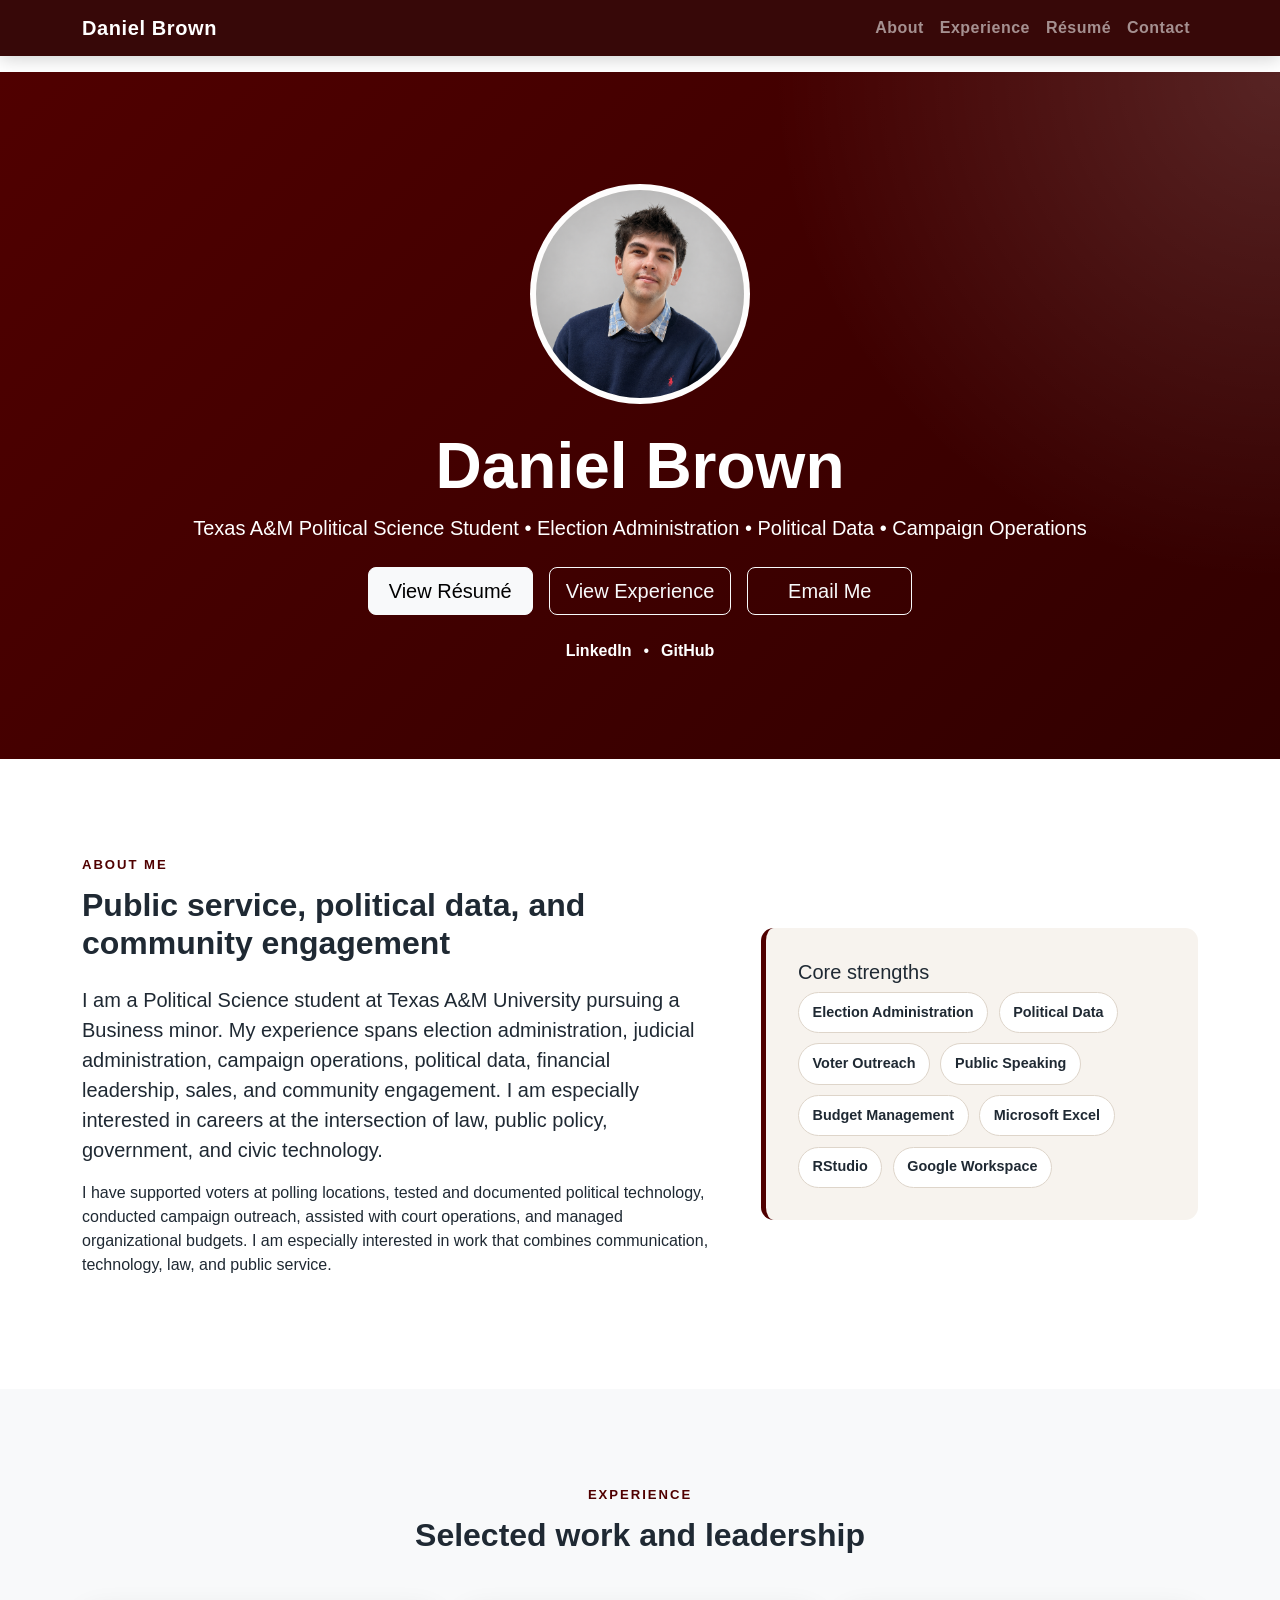
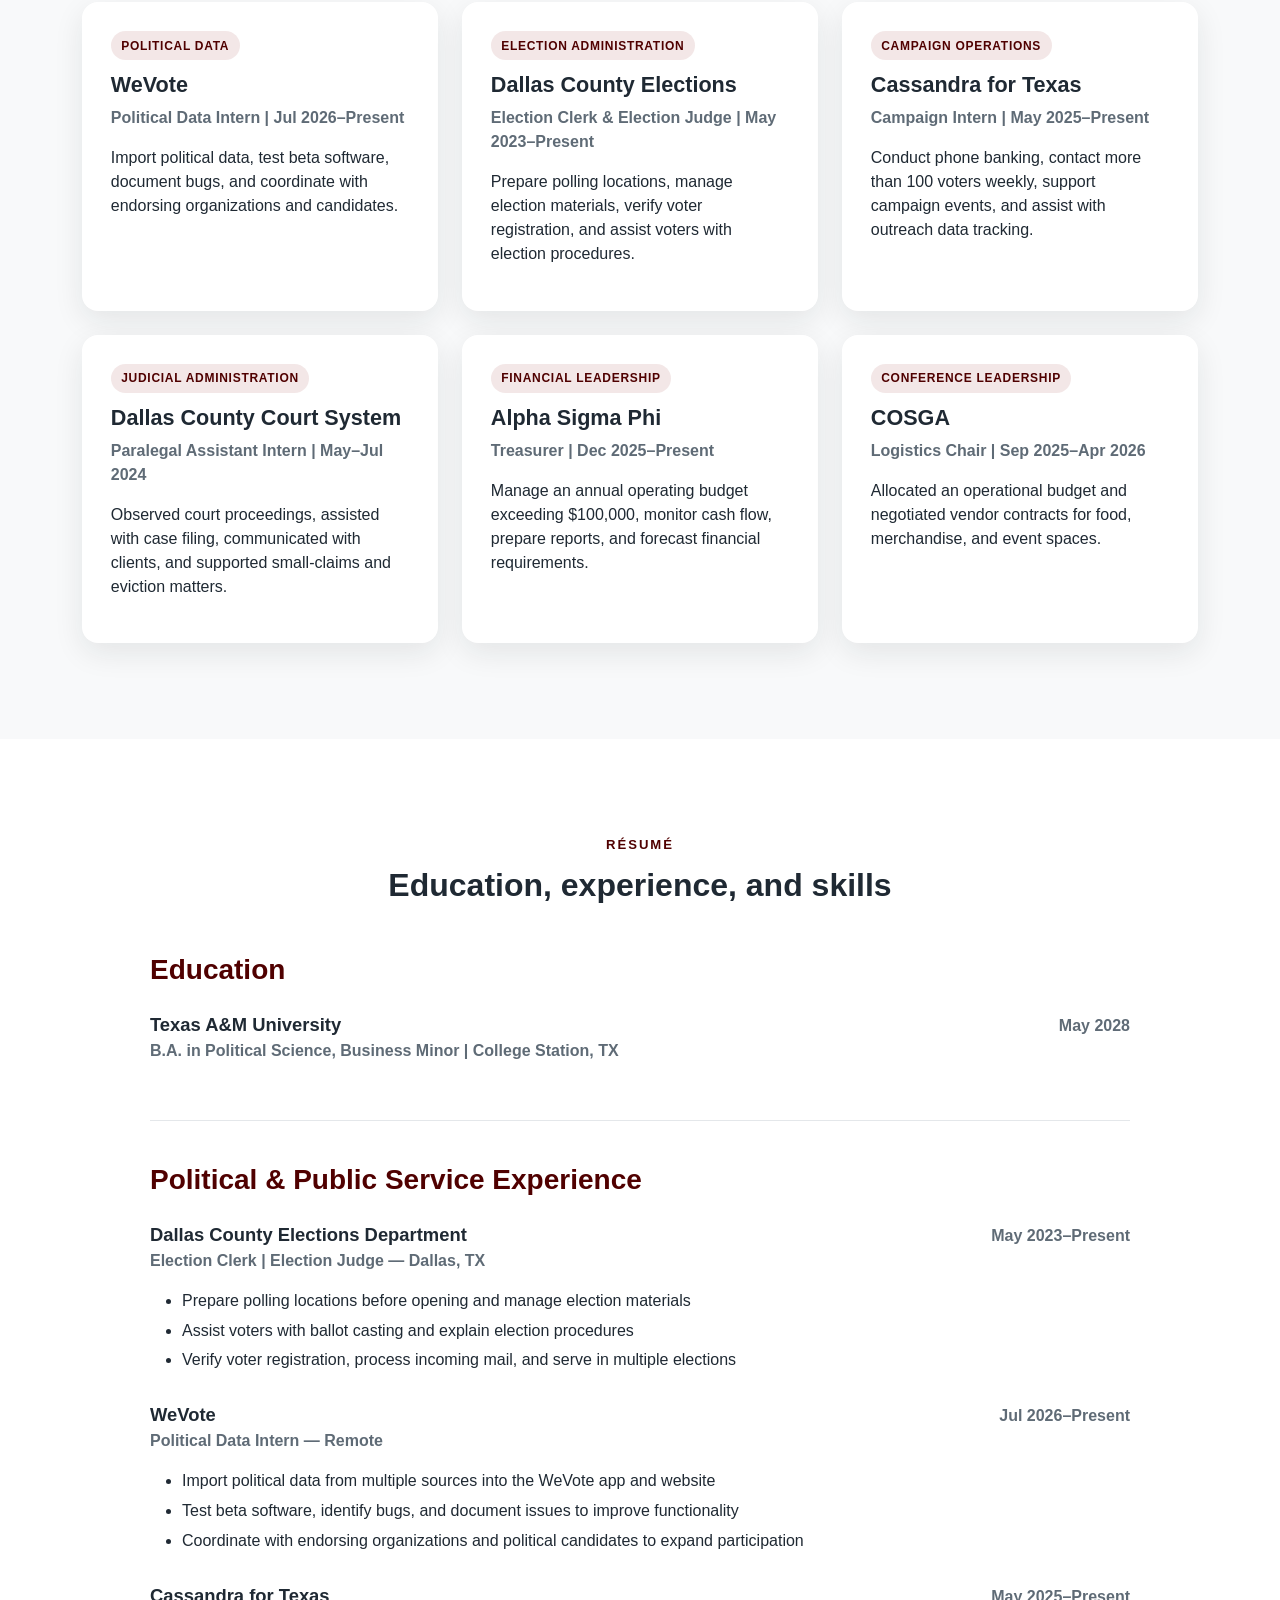
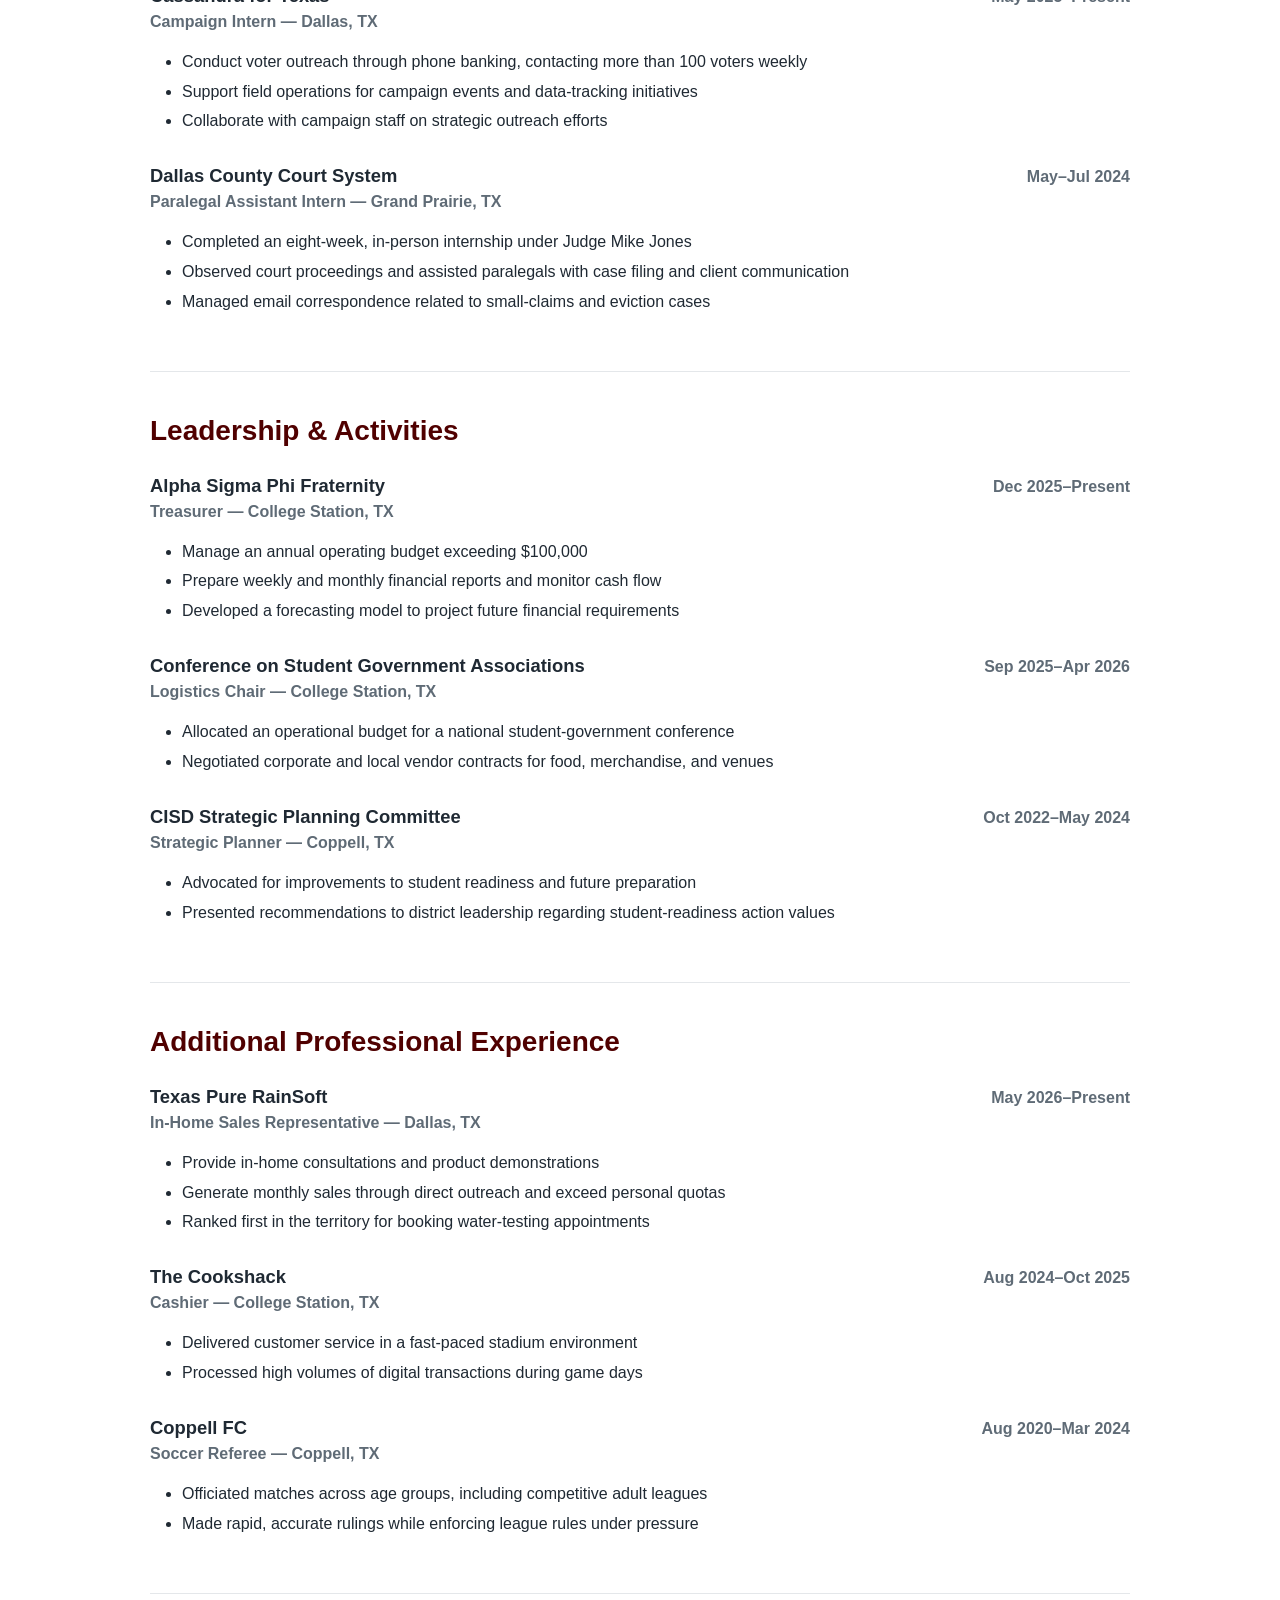
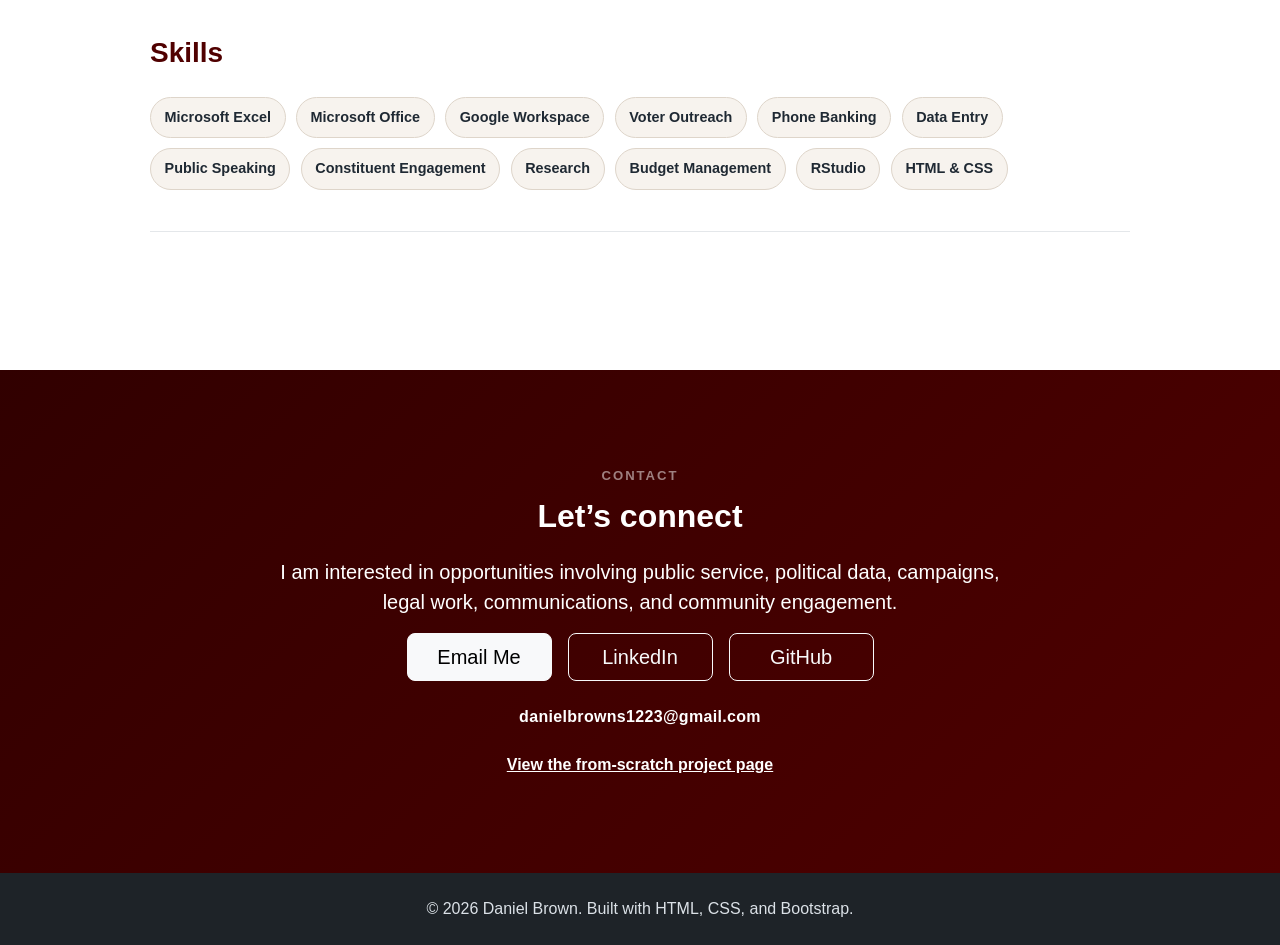
<file: index.html>
<!DOCTYPE html>
<html lang="en">
<head>
    <meta charset="UTF-8">
    <meta name="viewport" content="width=device-width, initial-scale=1.0">
    <meta name="description" content="Daniel Brown's professional portfolio featuring political data, election administration, campaign operations, and leadership experience.">
    <title>Daniel Brown | Political Science & Public Service</title>

    <link href="https://cdn.jsdelivr.net/npm/bootstrap@5.3.7/dist/css/bootstrap.min.css" rel="stylesheet">
    <link rel="stylesheet" href="css/styles.css">
</head>
<body id="page-top">

<nav class="navbar navbar-expand-lg navbar-dark fixed-top">
    <div class="container">
        <a class="navbar-brand fw-bold" href="#page-top">Daniel Brown</a>
        <button class="navbar-toggler" type="button" data-bs-toggle="collapse" data-bs-target="#mainNav" aria-controls="mainNav" aria-expanded="false" aria-label="Toggle navigation">
            <span class="navbar-toggler-icon"></span>
        </button>
        <div class="collapse navbar-collapse" id="mainNav">
            <ul class="navbar-nav ms-auto">
                <li class="nav-item"><a class="nav-link" href="#about">About</a></li>
                <li class="nav-item"><a class="nav-link" href="#experience">Experience</a></li>
                <li class="nav-item"><a class="nav-link" href="#resume">Résumé</a></li>
                <li class="nav-item"><a class="nav-link" href="#contact">Contact</a></li>
            </ul>
        </div>
    </div>
</nav>

<header class="hero-section text-white text-center">
    <div class="container">
        <img class="profile-image mb-4"
     src="assets/img/profile.png"
     alt="Daniel Brown">
        <h1 class="display-3 fw-bold">Daniel Brown</h1>
        <p class="lead mb-4">Texas A&M Political Science Student • Election Administration • Political Data • Campaign Operations

        </p>
        <div class="d-flex justify-content-center gap-3 flex-wrap hero-actions">
    <a class="btn btn-light btn-lg" href="#resume">View Résumé</a>

    <a class="btn btn-outline-light btn-lg" href="#experience">
        View Experience
    </a>

    <a class="btn btn-outline-light btn-lg"
       href="mailto:danielbrowns1223@gmail.com">
        Email Me
    </a>
</div>

<div class="social-links mt-4">
    <a href="https://www.linkedin.com/in/daniel-brown-1409221aa/"
       target="_blank"
       rel="noopener noreferrer">
        LinkedIn
    </a>

    <span>•</span>

    <a href="https://github.com/danielbrowns1223-svg"
       target="_blank"
       rel="noopener noreferrer">
        GitHub
    </a>
</div>
    </div>
</header>

<main>
<section id="about" class="section-padding">
    <div class="container">
        <div class="row align-items-center g-5">
            <div class="col-lg-7">
                <p class="section-kicker">About Me</p>
                <h2 class="section-title">Public service, political data, and community engagement</h2>
                <p class="fs-5">
    I am a Political Science student at Texas A&amp;M University pursuing a
    Business minor. My experience spans election administration, judicial
    administration, campaign operations, political data, financial leadership,
    sales, and community engagement. I am especially interested in careers at
    the intersection of law, public policy, government, and civic technology.
</p>
                <p>
                    I have supported voters at polling locations, tested and documented political technology,
                    conducted campaign outreach, assisted with court operations, and managed organizational budgets.
                    I am especially interested in work that combines communication, technology, law, and public service.
                </p>
            </div>
            <div class="col-lg-5">
                <div class="info-panel">
                    <h3 class="h5">Core strengths</h3>
                    <div class="skill-list">
                        <span>Election Administration</span>
                        <span>Political Data</span>
                        <span>Voter Outreach</span>
                        <span>Public Speaking</span>
                        <span>Budget Management</span>
                        <span>Microsoft Excel</span>
                        <span>RStudio</span>
                        <span>Google Workspace</span>
                    </div>
                </div>
            </div>
        </div>
    </div>
</section>

<section id="experience" class="section-padding bg-light">
    <div class="container">
        <div class="text-center mb-5">
            <p class="section-kicker">Experience</p>
            <h2 class="section-title">Selected work and leadership</h2>
        </div>

        <div class="row g-4">
            <div class="col-md-6 col-lg-4">
                <article class="experience-card h-100">
                    <div class="card-body">
                        <span class="card-label">Political Data</span>
                        <h3>WeVote</h3>
                        <p class="role">Political Data Intern | Jul 2026–Present</p>
                        <p>Import political data, test beta software, document bugs, and coordinate with endorsing organizations and candidates.</p>
                    </div>
                </article>
            </div>

            <div class="col-md-6 col-lg-4">
                <article class="experience-card h-100">
                    <div class="card-body">
                        <span class="card-label">Election Administration</span>
                        <h3>Dallas County Elections</h3>
                        <p class="role">Election Clerk &amp; Election Judge | May 2023–Present</p>
                        <p>Prepare polling locations, manage election materials, verify voter registration, and assist voters with election procedures.</p>
                    </div>
                </article>
            </div>

            <div class="col-md-6 col-lg-4">
                <article class="experience-card h-100">
                    <div class="card-body">
                        <span class="card-label">Campaign Operations</span>
                        <h3>Cassandra for Texas</h3>
                        <p class="role">Campaign Intern | May 2025–Present</p>
                        <p>Conduct phone banking, contact more than 100 voters weekly, support campaign events, and assist with outreach data tracking.</p>
                    </div>
                </article>
            </div>

            <div class="col-md-6 col-lg-4">
                <article class="experience-card h-100">
                    <div class="card-body">
                        <span class="card-label">Judicial Administration</span>
                        <h3>Dallas County Court System</h3>
                        <p class="role">Paralegal Assistant Intern | May–Jul 2024</p>
                        <p>Observed court proceedings, assisted with case filing, communicated with clients, and supported small-claims and eviction matters.</p>
                    </div>
                </article>
            </div>

            <div class="col-md-6 col-lg-4">
                <article class="experience-card h-100">
                    <div class="card-body">
                        <span class="card-label">Financial Leadership</span>
                        <h3>Alpha Sigma Phi</h3>
                        <p class="role">Treasurer | Dec 2025–Present</p>
                        <p>Manage an annual operating budget exceeding $100,000, monitor cash flow, prepare reports, and forecast financial requirements.</p>
                    </div>
                </article>
            </div>

            <div class="col-md-6 col-lg-4">
                <article class="experience-card h-100">
                    <div class="card-body">
                        <span class="card-label">Conference Leadership</span>
                        <h3>COSGA</h3>
                        <p class="role">Logistics Chair | Sep 2025–Apr 2026</p>
                        <p>Allocated an operational budget and negotiated vendor contracts for food, merchandise, and event spaces.</p>
                    </div>
                </article>
            </div>
        </div>
    </div>
</section>

<section id="resume" class="section-padding">
    <div class="container">
        <div class="text-center mb-5">
            <p class="section-kicker">Résumé</p>
            <h2 class="section-title">Education, experience, and skills</h2>
        </div>

        <div class="resume-grid">
            <section class="resume-section">
                <h3>Education</h3>
                <div class="resume-entry">
                    <div class="entry-heading">
                        <h4>Texas A&amp;M University</h4>
                        <span>May 2028</span>
                    </div>
                    <p class="entry-subtitle">B.A. in Political Science, Business Minor | College Station, TX</p>
                </div>
            </section>

            <section class="resume-section">
                <h3>Political &amp; Public Service Experience</h3>

                <div class="resume-entry">
                    <div class="entry-heading">
                        <h4>Dallas County Elections Department</h4>
                        <span>May 2023–Present</span>
                    </div>
                    <p class="entry-subtitle">Election Clerk | Election Judge — Dallas, TX</p>
                    <ul>
                        <li>Prepare polling locations before opening and manage election materials</li>
                        <li>Assist voters with ballot casting and explain election procedures</li>
                        <li>Verify voter registration, process incoming mail, and serve in multiple elections</li>
                    </ul>
                </div>

                <div class="resume-entry">
                    <div class="entry-heading">
                        <h4>WeVote</h4>
                        <span>Jul 2026–Present</span>
                    </div>
                    <p class="entry-subtitle">Political Data Intern — Remote</p>
                    <ul>
                        <li>Import political data from multiple sources into the WeVote app and website</li>
                        <li>Test beta software, identify bugs, and document issues to improve functionality</li>
                        <li>Coordinate with endorsing organizations and political candidates to expand participation</li>
                    </ul>
                </div>

                <div class="resume-entry">
                    <div class="entry-heading">
                        <h4>Cassandra for Texas</h4>
                        <span>May 2025–Present</span>
                    </div>
                    <p class="entry-subtitle">Campaign Intern — Dallas, TX</p>
                    <ul>
                        <li>Conduct voter outreach through phone banking, contacting more than 100 voters weekly</li>
                        <li>Support field operations for campaign events and data-tracking initiatives</li>
                        <li>Collaborate with campaign staff on strategic outreach efforts</li>
                    </ul>
                </div>

                <div class="resume-entry">
                    <div class="entry-heading">
                        <h4>Dallas County Court System</h4>
                        <span>May–Jul 2024</span>
                    </div>
                    <p class="entry-subtitle">Paralegal Assistant Intern — Grand Prairie, TX</p>
                    <ul>
                        <li>Completed an eight-week, in-person internship under Judge Mike Jones</li>
                        <li>Observed court proceedings and assisted paralegals with case filing and client communication</li>
                        <li>Managed email correspondence related to small-claims and eviction cases</li>
                    </ul>
                </div>
            </section>

            <section class="resume-section">
                <h3>Leadership &amp; Activities</h3>

                <div class="resume-entry">
                    <div class="entry-heading">
                        <h4>Alpha Sigma Phi Fraternity</h4>
                        <span>Dec 2025–Present</span>
                    </div>
                    <p class="entry-subtitle">Treasurer — College Station, TX</p>
                    <ul>
                        <li>Manage an annual operating budget exceeding $100,000</li>
                        <li>Prepare weekly and monthly financial reports and monitor cash flow</li>
                        <li>Developed a forecasting model to project future financial requirements</li>
                    </ul>
                </div>

                <div class="resume-entry">
                    <div class="entry-heading">
                        <h4>Conference on Student Government Associations</h4>
                        <span>Sep 2025–Apr 2026</span>
                    </div>
                    <p class="entry-subtitle">Logistics Chair — College Station, TX</p>
                    <ul>
                        <li>Allocated an operational budget for a national student-government conference</li>
                        <li>Negotiated corporate and local vendor contracts for food, merchandise, and venues</li>
                    </ul>
                </div>

                <div class="resume-entry">
                    <div class="entry-heading">
                        <h4>CISD Strategic Planning Committee</h4>
                        <span>Oct 2022–May 2024</span>
                    </div>
                    <p class="entry-subtitle">Strategic Planner — Coppell, TX</p>
                    <ul>
                        <li>Advocated for improvements to student readiness and future preparation</li>
                        <li>Presented recommendations to district leadership regarding student-readiness action values</li>
                    </ul>
                </div>
            </section>

            <section class="resume-section">
                <h3>Additional Professional Experience</h3>

                <div class="resume-entry">
                    <div class="entry-heading">
                        <h4>Texas Pure RainSoft</h4>
                        <span>May 2026–Present</span>
                    </div>
                    <p class="entry-subtitle">In-Home Sales Representative — Dallas, TX</p>
                    <ul>
                        <li>Provide in-home consultations and product demonstrations</li>
                        <li>Generate monthly sales through direct outreach and exceed personal quotas</li>
                        <li>Ranked first in the territory for booking water-testing appointments</li>
                    </ul>
                </div>

                <div class="resume-entry">
                    <div class="entry-heading">
                        <h4>The Cookshack</h4>
                        <span>Aug 2024–Oct 2025</span>
                    </div>
                    <p class="entry-subtitle">Cashier — College Station, TX</p>
                    <ul>
                        <li>Delivered customer service in a fast-paced stadium environment</li>
                        <li>Processed high volumes of digital transactions during game days</li>
                    </ul>
                </div>

                <div class="resume-entry">
                    <div class="entry-heading">
                        <h4>Coppell FC</h4>
                        <span>Aug 2020–Mar 2024</span>
                    </div>
                    <p class="entry-subtitle">Soccer Referee — Coppell, TX</p>
                    <ul>
                        <li>Officiated matches across age groups, including competitive adult leagues</li>
                        <li>Made rapid, accurate rulings while enforcing league rules under pressure</li>
                    </ul>
                </div>
            </section>

            <section class="resume-section">
                <h3>Skills</h3>
                <div class="skill-list">
                    <span>Microsoft Excel</span>
                    <span>Microsoft Office</span>
                    <span>Google Workspace</span>
                    <span>Voter Outreach</span>
                    <span>Phone Banking</span>
                    <span>Data Entry</span>
                    <span>Public Speaking</span>
                    <span>Constituent Engagement</span>
                    <span>Research</span>
                    <span>Budget Management</span>
                    <span>RStudio</span>
                    <span>HTML &amp; CSS</span>
                </div>
            </section>
        </div>
    </div>
</section>

<section id="contact" class="section-padding contact-section text-white">
    <div class="container text-center">
        <p class="section-kicker text-white-50">Contact</p>
        <h2 class="section-title text-white">Let’s connect</h2>
        <p class="lead mx-auto contact-copy">
            I am interested in opportunities involving public service, political data, campaigns, legal work, communications, and community engagement.
        </p>
        <div class="contact-actions">
    <a class="btn btn-light btn-lg"
       href="mailto:danielbrowns1223@gmail.com">
        Email Me
    </a>

    <a class="btn btn-outline-light btn-lg"
       href="https://www.linkedin.com/in/daniel-brown-1409221aa/"
       target="_blank"
       rel="noopener noreferrer">
        LinkedIn
    </a>

    <a class="btn btn-outline-light btn-lg"
       href="https://github.com/danielbrowns1223-svg"
       target="_blank"
       rel="noopener noreferrer">
        GitHub
    </a>
</div>

<p class="contact-email mt-4 mb-0">
    danielbrowns1223@gmail.com
</p>
        <div class="mt-4">
            <a class="scratch-link" href="scratch.html">View the from-scratch project page</a>
        </div>
    </div>
</section>
</main>

<footer class="site-footer text-center">
    <div class="container">
        <p class="mb-0">&copy; 2026 Daniel Brown. Built with HTML, CSS, and Bootstrap.</p>
    </div>
</footer>

<script src="https://cdn.jsdelivr.net/npm/bootstrap@5.3.7/dist/js/bootstrap.bundle.min.js"></script>
<script src="js/scripts.js"></script>
</body>
</html>
</file>
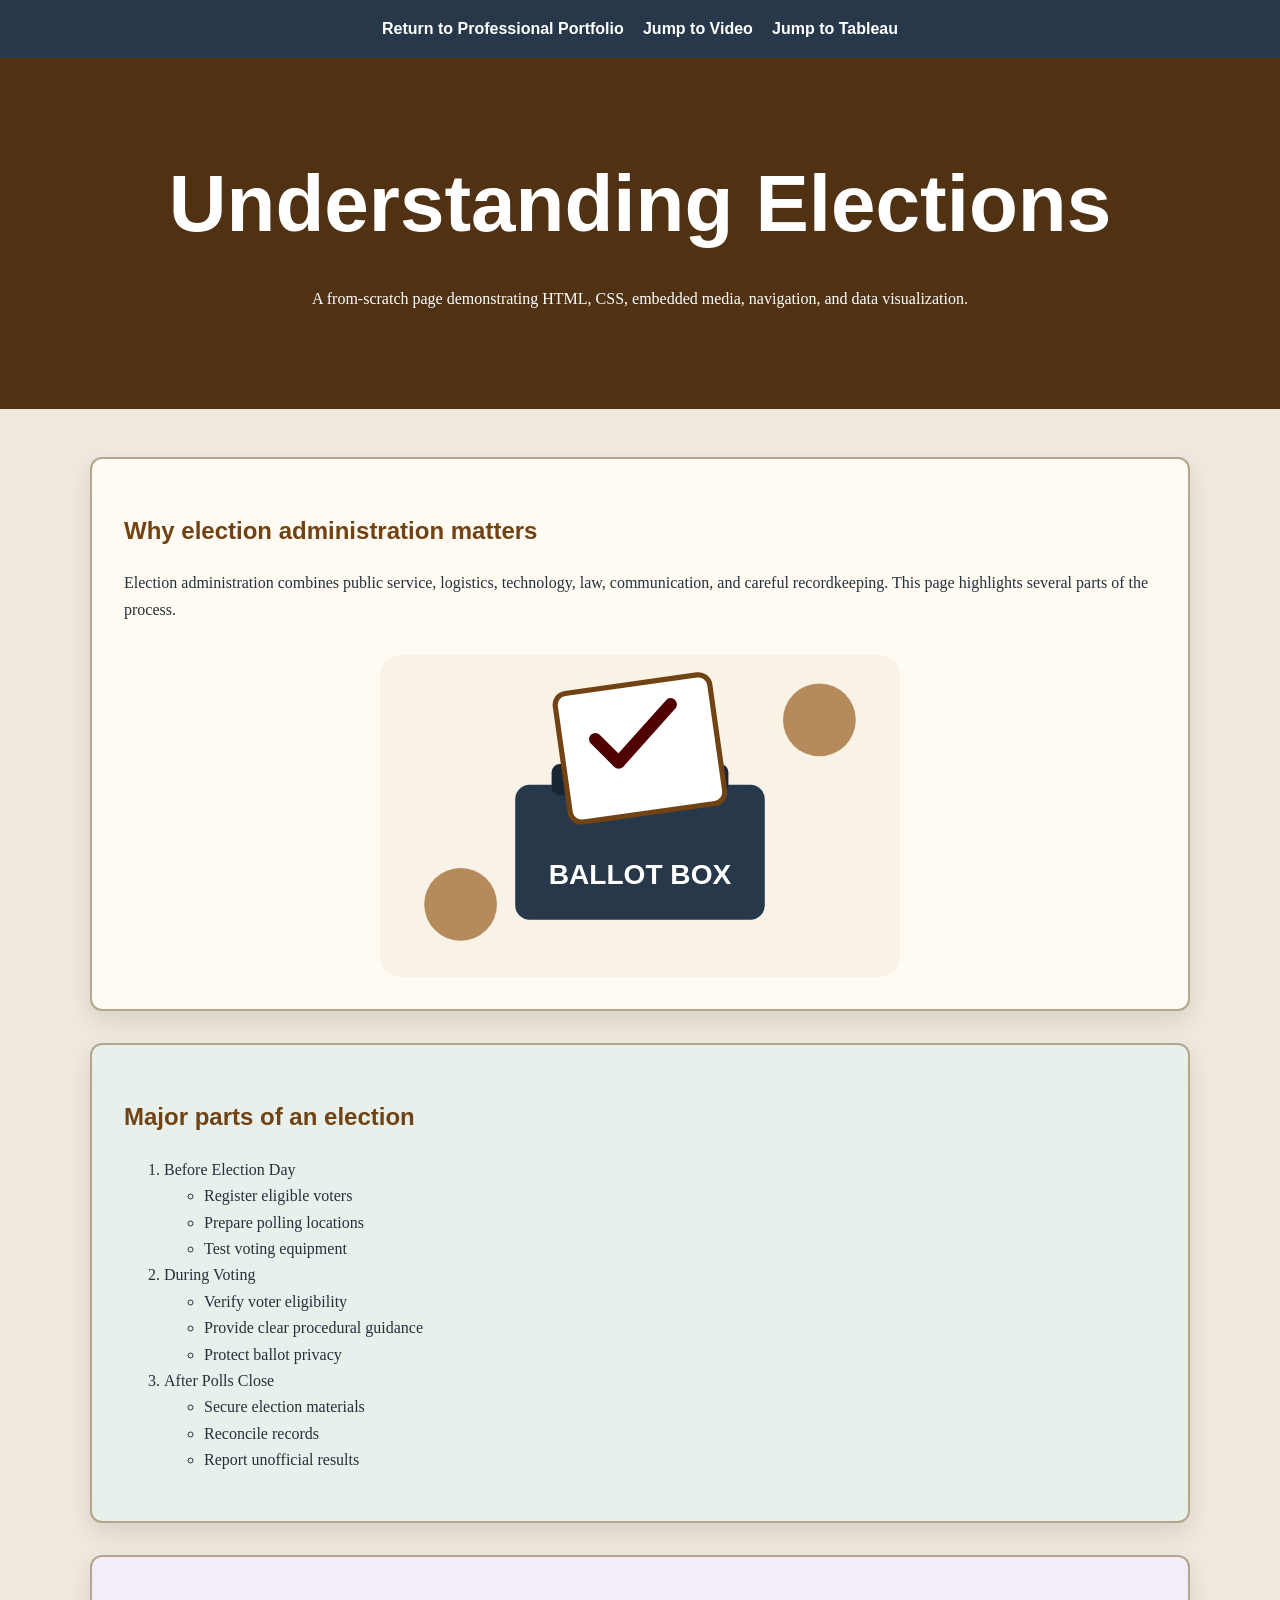
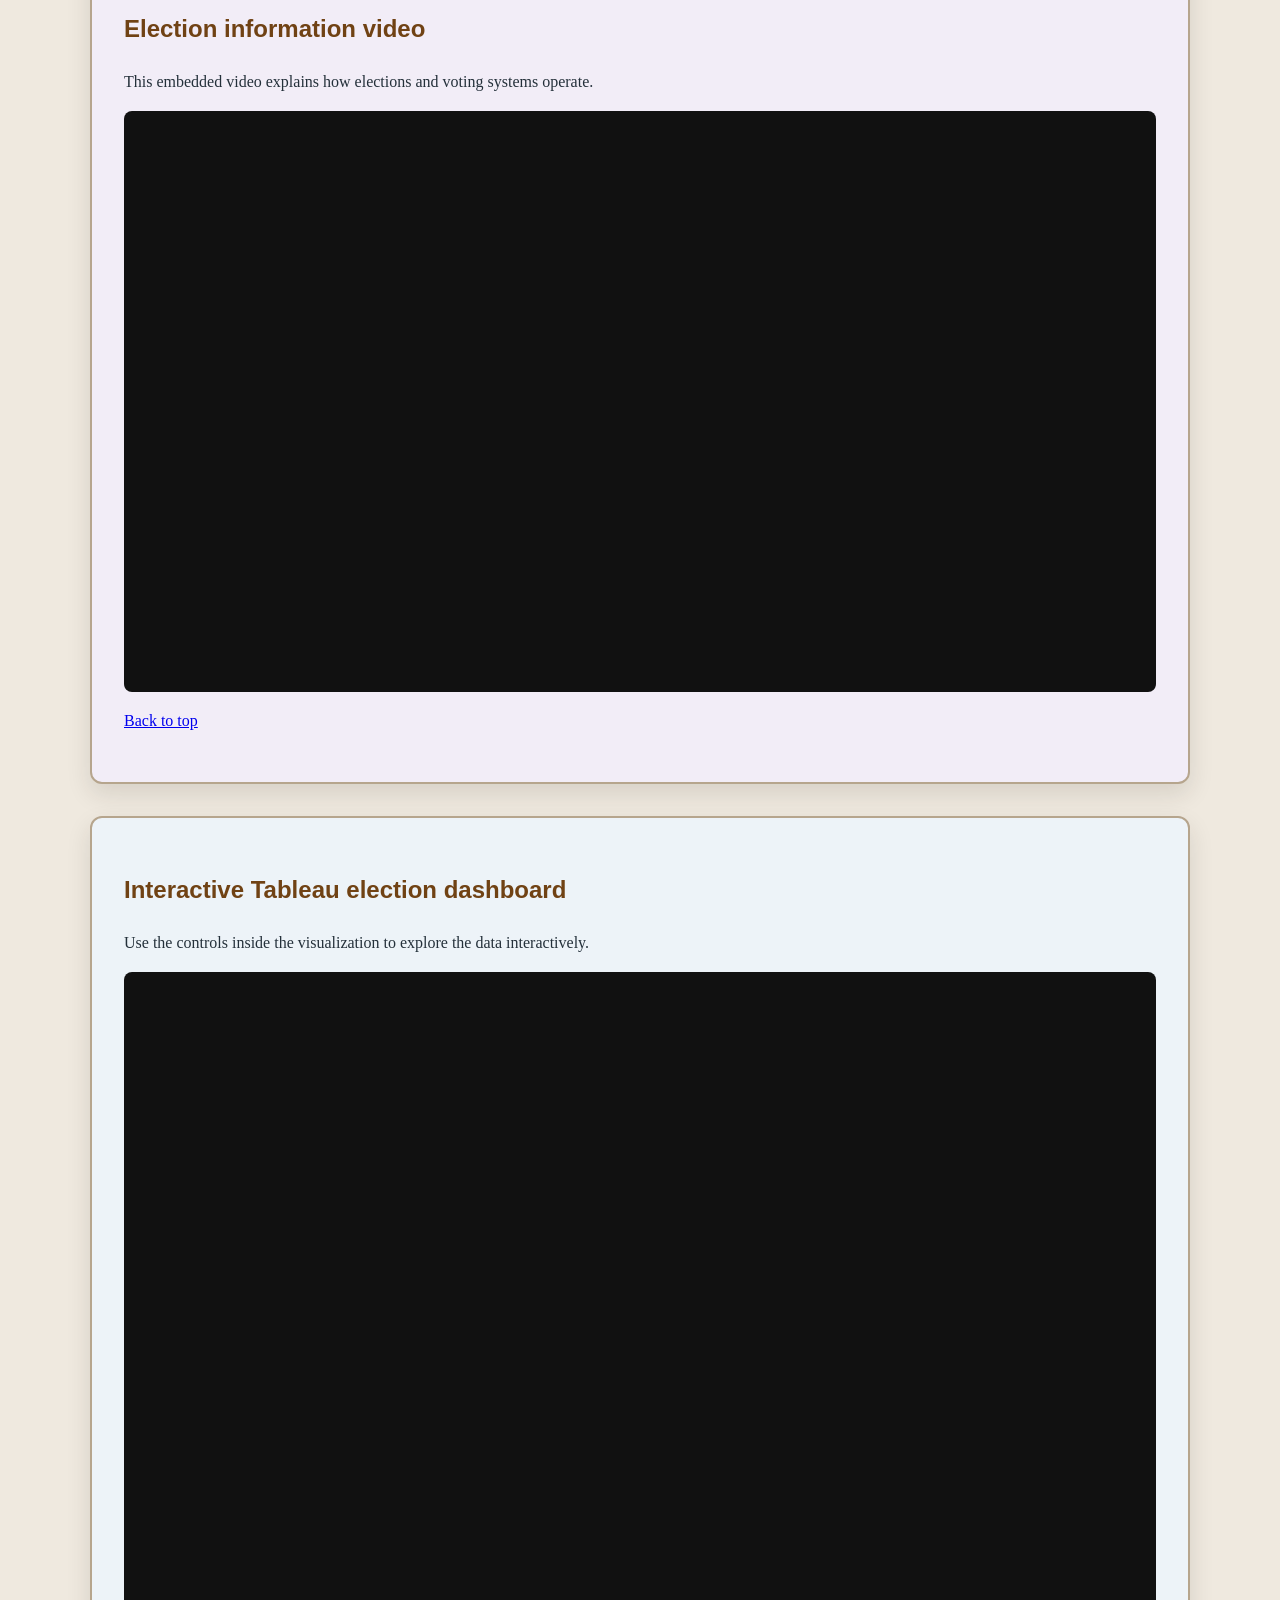
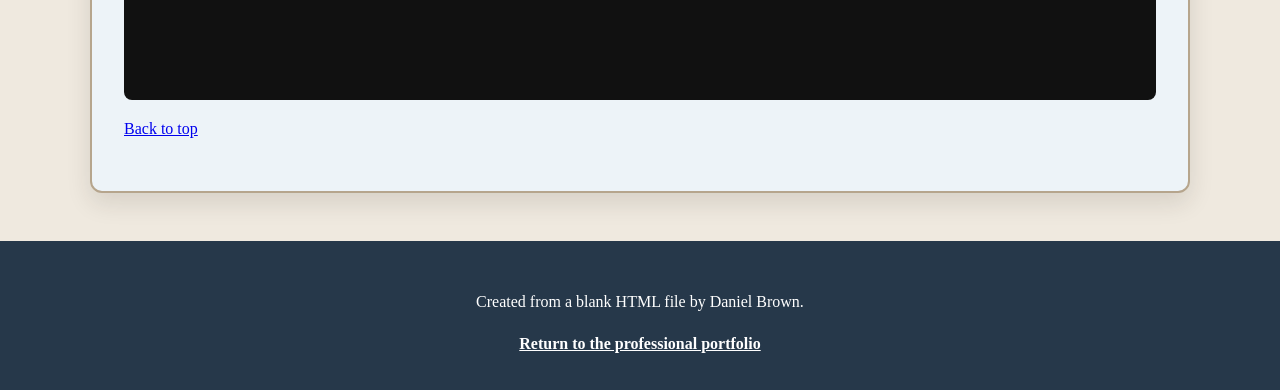
<file: scratch.html>
<!DOCTYPE html>
<html lang="en">
<head>
    <meta charset="UTF-8">
    <meta name="viewport" content="width=device-width, initial-scale=1.0">
    <title>Understanding Elections | From-Scratch Page</title>
    <link rel="stylesheet" href="css/scratch.css">
</head>
<body id="top">

<nav class="scratch-nav">
    <a href="index.html">Return to Professional Portfolio</a>
    <a href="#video">Jump to Video</a>
    <a href="#tableau">Jump to Tableau</a>
</nav>

<header class="scratch-header">
    <h1>Understanding Elections</h1>
    <p>A from-scratch page demonstrating HTML, CSS, embedded media, navigation, and data visualization.</p>
</header>

<main class="scratch-wrapper">
    <div class="content-box intro-box">
        <h2>Why election administration matters</h2>
        <p>
            Election administration combines public service, logistics, technology, law, communication,
            and careful recordkeeping. This page highlights several parts of the process.
        </p>
        <img class="feature-image" src="assets/img/election-illustration.svg" alt="Illustration of a ballot being placed in a ballot box">
    </div>

    <div class="content-box list-box">
        <h2>Major parts of an election</h2>
        <ol>
            <li>
                Before Election Day
                <ul>
                    <li>Register eligible voters</li>
                    <li>Prepare polling locations</li>
                    <li>Test voting equipment</li>
                </ul>
            </li>
            <li>
                During Voting
                <ul>
                    <li>Verify voter eligibility</li>
                    <li>Provide clear procedural guidance</li>
                    <li>Protect ballot privacy</li>
                </ul>
            </li>
            <li>
                After Polls Close
                <ul>
                    <li>Secure election materials</li>
                    <li>Reconcile records</li>
                    <li>Report unofficial results</li>
                </ul>
            </li>
        </ol>
    </div>

    <div class="content-box video-box" id="video">
        <h2>Election information video</h2>
        <p>This embedded video explains how elections and voting systems operate.</p>
        <div class="responsive-video">
            <iframe
                src="https://www.youtube.com/embed/2eXCG-hlaqI"
                title="Election information video"
                allow="accelerometer; autoplay; clipboard-write; encrypted-media; gyroscope; picture-in-picture"
                allowfullscreen>
            </iframe>
        </div>
        <p><a href="#top">Back to top</a></p>
    </div>

    <div class="content-box tableau-box" id="tableau">
        <h2>Interactive Tableau election dashboard</h2>
        <p>Use the controls inside the visualization to explore the data interactively.</p>
        <div class="tableau-frame">
            <iframe
                src="https://public.tableau.com/views/ElectionDashboard-2024GeneralElection/WelcomeDisclaimer?:showVizHome=no&:embed=true"
                title="Denver Elections 2024 General Election Tableau dashboard"
                allowfullscreen>
            </iframe>
        </div>
        <p><a href="#top">Back to top</a></p>
    </div>
</main>

<footer class="scratch-footer">
    <p>Created from a blank HTML file by Daniel Brown.</p>
    <a href="index.html">Return to the professional portfolio</a>
</footer>

</body>
</html>
</file>
<file: css/styles.css>
:root {
    --maroon: #500000;
    --maroon-dark: #310000;
    --cream: #f7f3ee;
    --ink: #1f2933;
    --muted: #5f6b76;
    --white: #ffffff;
}

html {
    scroll-behavior: smooth;
}

body {
    font-family: Arial, Helvetica, sans-serif;
    color: var(--ink);
    background: var(--white);
    padding-top: 72px;
}

.navbar {
    background: rgba(49, 0, 0, 0.97);
    box-shadow: 0 3px 18px rgba(0, 0, 0, 0.18);
}

.navbar-brand,
.nav-link {
    letter-spacing: 0.03em;
}

.nav-link {
    font-weight: 600;
}

.hero-section {
    background:
        radial-gradient(circle at top right, rgba(255, 255, 255, 0.14), transparent 35%),
        linear-gradient(135deg, var(--maroon), var(--maroon-dark));
    padding: 7rem 0 6rem;
}

.profile-image {
    width: 220px;
    height: 220px;
    border-radius: 50%;
    border: 6px solid rgba(255, 255, 255, 0.88);
    background: #f7f3ee;
    object-fit: cover;
}

.section-padding {
    padding: 6rem 0;
}

.section-kicker {
    color: var(--maroon);
    font-size: 0.82rem;
    font-weight: 800;
    letter-spacing: 0.15em;
    text-transform: uppercase;
    margin-bottom: 0.7rem;
}

.section-title {
    font-weight: 800;
    margin-bottom: 1.4rem;
}

.info-panel {
    background: var(--cream);
    border-left: 5px solid var(--maroon);
    border-radius: 0.8rem;
    padding: 2rem;
}

.skill-list {
    display: flex;
    flex-wrap: wrap;
    gap: 0.65rem;
}

.skill-list span {
    background: var(--cream);
    border: 1px solid #ded5ca;
    border-radius: 999px;
    padding: 0.55rem 0.85rem;
    font-size: 0.9rem;
    font-weight: 700;
}

.info-panel .skill-list span {
    background: var(--white);
}

.experience-card {
    background: var(--white);
    border: 0;
    border-radius: 1rem;
    box-shadow: 0 10px 30px rgba(22, 29, 37, 0.09);
    transition: transform 0.2s ease, box-shadow 0.2s ease;
}

.experience-card:hover {
    transform: translateY(-4px);
    box-shadow: 0 16px 36px rgba(22, 29, 37, 0.14);
}

.experience-card .card-body {
    padding: 1.8rem;
}

.experience-card h3 {
    font-size: 1.35rem;
    font-weight: 800;
    margin-top: 0.75rem;
}

.card-label {
    display: inline-block;
    color: var(--maroon);
    background: #f3e7e7;
    border-radius: 999px;
    padding: 0.35rem 0.65rem;
    font-size: 0.75rem;
    font-weight: 800;
    text-transform: uppercase;
    letter-spacing: 0.06em;
}

.role {
    color: var(--muted);
    font-weight: 700;
}

.resume-grid {
    max-width: 980px;
    margin: 0 auto;
}

.resume-section {
    border-bottom: 1px solid #e4e7ea;
    padding: 0 0 2.6rem;
    margin-bottom: 2.6rem;
}

.resume-section h3 {
    color: var(--maroon);
    font-weight: 800;
    margin-bottom: 1.7rem;
}

.resume-entry {
    margin-bottom: 2rem;
}

.resume-entry:last-child {
    margin-bottom: 0;
}

.entry-heading {
    display: flex;
    justify-content: space-between;
    gap: 1rem;
    align-items: baseline;
}

.entry-heading h4 {
    font-size: 1.15rem;
    font-weight: 800;
    margin-bottom: 0.2rem;
}

.entry-heading span {
    color: var(--muted);
    font-weight: 700;
    white-space: nowrap;
}

.entry-subtitle {
    color: var(--muted);
    font-weight: 700;
}

.resume-entry li {
    margin-bottom: 0.35rem;
}

.contact-section {
    background: linear-gradient(135deg, var(--maroon-dark), var(--maroon));
}

.contact-copy {
    max-width: 760px;
}

.scratch-link {
    color: var(--white);
    font-weight: 700;
}

.site-footer {
    background: #1e2328;
    color: #dbe1e7;
    padding: 1.5rem 0;
}

@media (max-width: 767px) {
    body {
        padding-top: 64px;
    }

    .hero-section {
        padding: 5rem 0 4rem;
    }

    .section-padding {
        padding: 4rem 0;
    }

    .entry-heading {
        display: block;
    }

    .entry-heading span {
        display: block;
        margin-bottom: 0.35rem;
    }
}
.hero-actions .btn {
    min-width: 165px;
}

.social-links {
    display: flex;
    justify-content: center;
    align-items: center;
    gap: 0.75rem;
    flex-wrap: wrap;
}

.social-links a {
    color: white;
    font-weight: 700;
    text-decoration: none;
}

.social-links a:hover {
    text-decoration: underline;
}

.contact-actions {
    display: flex;
    justify-content: center;
    gap: 1rem;
    flex-wrap: wrap;
}

.contact-actions .btn {
    min-width: 145px;
}

.contact-email {
    font-weight: 700;
    letter-spacing: 0.02em;
}

.resume-entry,
.experience-card,
.info-panel {
    animation: fadeUp 0.55s ease both;
}

@keyframes fadeUp {
    from {
        opacity: 0;
        transform: translateY(14px);
    }

    to {
        opacity: 1;
        transform: translateY(0);
    }
}

@media (max-width: 767px) {
    .profile-image {
        width: 180px;
        height: 180px;
    }
}
</file>
<file: css/scratch.css>
body {
    margin: 0;
    background-color: #efe9df;
    color: #24303a;
    font-family: Georgia, "Times New Roman", serif;
    line-height: 1.65;
}

.scratch-nav {
    position: sticky;
    top: 0;
    z-index: 10;
    display: flex;
    justify-content: center;
    flex-wrap: wrap;
    gap: 1.2rem;
    padding: 1rem;
    background-color: #26384a;
}

.scratch-nav a {
    color: #ffffff;
    font-family: Arial, Helvetica, sans-serif;
    font-weight: 700;
    text-decoration: none;
}

.scratch-header {
    position: relative;
    padding: 5rem 1.5rem;
    text-align: center;
    color: #ffffff;
    background-color: #704214;
    background-image: linear-gradient(rgba(42, 29, 17, 0.45), rgba(42, 29, 17, 0.45));
}

.scratch-header h1 {
    margin: 0 0 0.8rem;
    font-family: Arial, Helvetica, sans-serif;
    font-size: clamp(2.4rem, 7vw, 5rem);
}

.scratch-wrapper {
    width: min(1100px, 92%);
    margin: 3rem auto;
}

.content-box {
    position: relative;
    margin-bottom: 2rem;
    padding: 2rem;
    border: 2px solid #b6a58d;
    border-radius: 0.75rem;
    box-shadow: 0 10px 24px rgba(45, 35, 25, 0.12);
}

.intro-box {
    background-color: #fffaf2;
}

.list-box {
    background-color: #e8f0ec;
}

.video-box {
    background-color: #f2edf7;
}

.tableau-box {
    background-color: #edf3f8;
}

.content-box h2 {
    color: #704214;
    font-family: Arial, Helvetica, sans-serif;
}

.feature-image {
    display: block;
    width: min(520px, 100%);
    margin: 2rem auto 0;
    border-radius: 0.6rem;
}

.responsive-video,
.tableau-frame {
    position: relative;
    width: 100%;
    overflow: hidden;
    border-radius: 0.5rem;
    background: #111111;
}

.responsive-video {
    padding-top: 56.25%;
}

.responsive-video iframe {
    position: absolute;
    inset: 0;
    width: 100%;
    height: 100%;
    border: 0;
}

.tableau-frame iframe {
    width: 100%;
    min-height: 720px;
    border: 0;
}

.scratch-footer {
    padding: 2rem;
    text-align: center;
    color: #ffffff;
    background-color: #26384a;
}

.scratch-footer a {
    color: #ffffff;
    font-weight: 700;
}
</file>
